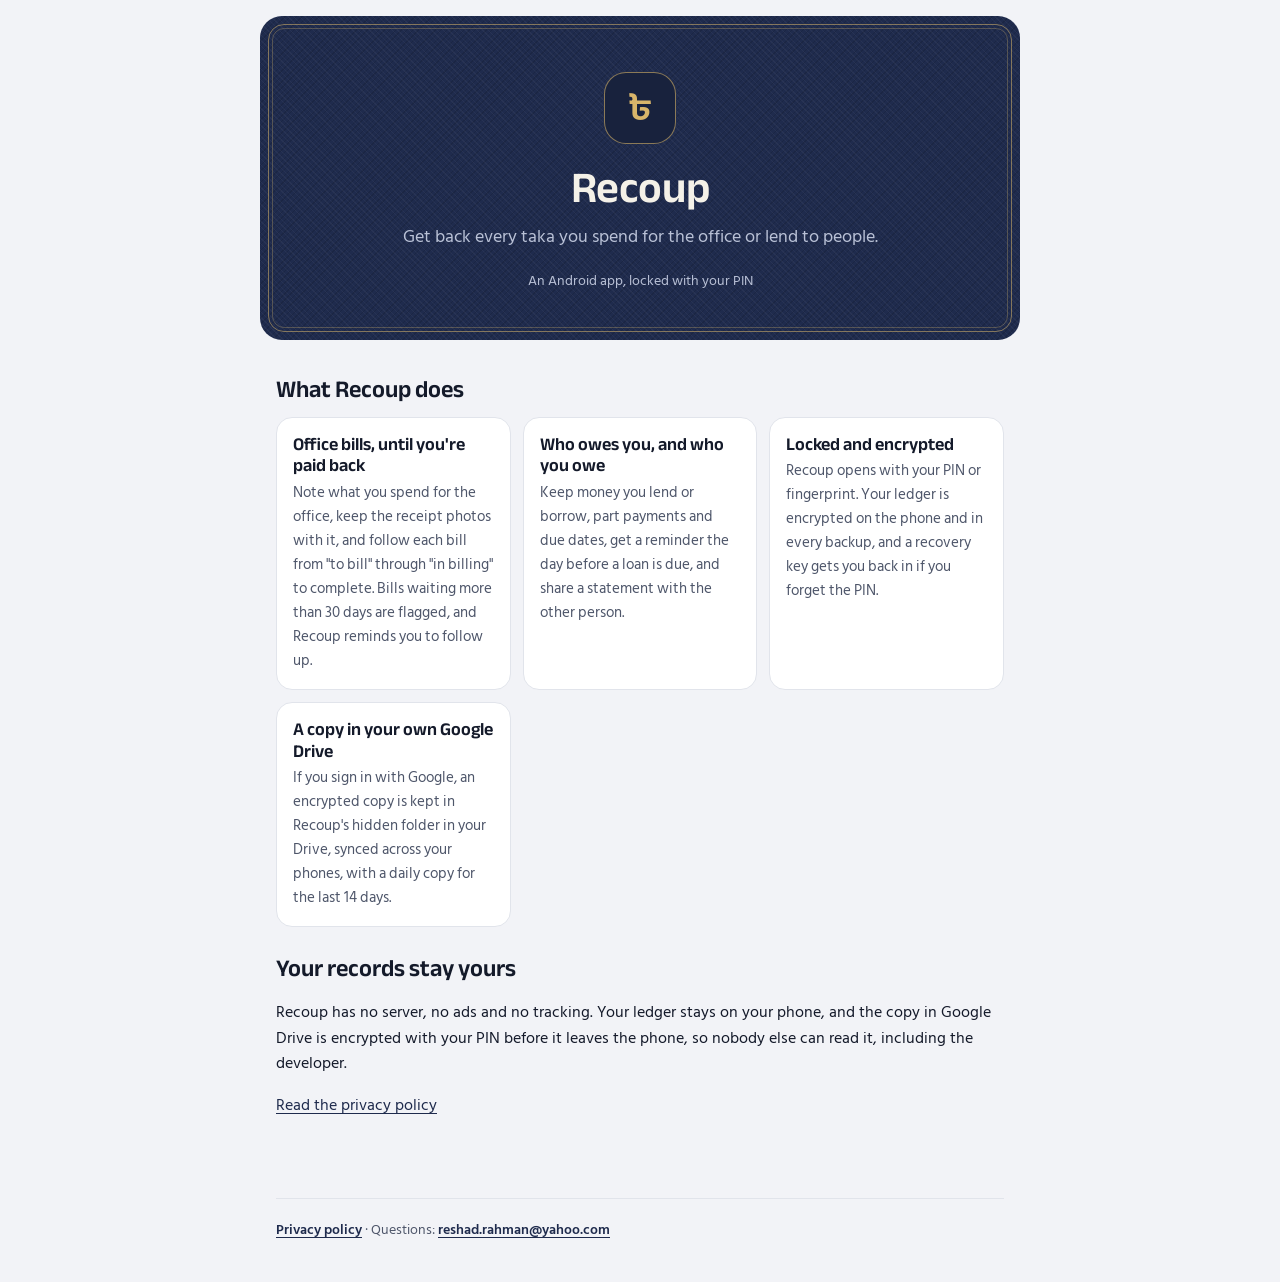
<file: index.html>
<!doctype html>
<html lang="en">
<head>
<meta charset="utf-8">
<meta name="viewport" content="width=device-width, initial-scale=1">
<title>Recoup</title>
<meta name="description" content="Recoup is an Android app that helps you get back every taka you spend for the office or lend to people.">
<link rel="preconnect" href="https://fonts.googleapis.com">
<link rel="preconnect" href="https://fonts.gstatic.com" crossorigin>
<link rel="stylesheet" href="https://fonts.googleapis.com/css2?family=Anek+Bangla:wdth,wght@75..125,400..700&family=Hind+Siliguri:wght@400;500;600;700&display=swap">
<link rel="stylesheet" href="style.css">
</head>
<body>
<header class="cover">
  <span class="mark" aria-hidden="true">৳</span>
  <h1>Recoup</h1>
  <p>Get back every taka you spend for the office or lend to people.</p>
  <p class="note">An Android app, locked with your PIN</p>
</header>

<div class="wrap">
<main>
  <section>
    <h2>What Recoup does</h2>
    <div class="cards">
      <div class="card">
        <h3>Office bills, until you're paid back</h3>
        <p>Note what you spend for the office, keep the receipt photos with it, and follow each bill from "to bill" through "in billing" to complete. Bills waiting more than 30 days are flagged, and Recoup reminds you to follow up.</p>
      </div>
      <div class="card">
        <h3>Who owes you, and who you owe</h3>
        <p>Keep money you lend or borrow, part payments and due dates, get a reminder the day before a loan is due, and share a statement with the other person.</p>
      </div>
      <div class="card">
        <h3>Locked and encrypted</h3>
        <p>Recoup opens with your PIN or fingerprint. Your ledger is encrypted on the phone and in every backup, and a recovery key gets you back in if you forget the PIN.</p>
      </div>
      <div class="card">
        <h3>A copy in your own Google Drive</h3>
        <p>If you sign in with Google, an encrypted copy is kept in Recoup's hidden folder in your Drive, synced across your phones, with a daily copy for the last 14 days.</p>
      </div>
    </div>
  </section>

  <section>
    <h2>Your records stay yours</h2>
    <p>Recoup has no server, no ads and no tracking. Your ledger stays on your phone, and the copy in Google Drive is encrypted with your PIN before it leaves the phone, so nobody else can read it, including the developer.</p>
    <p><a href="privacy.html">Read the privacy policy</a></p>
  </section>
</main>

<footer>
  <a href="privacy.html">Privacy policy</a> · Questions: <a href="mailto:reshad.rahman@yahoo.com">reshad.rahman@yahoo.com</a>
</footer>
</div>
</body>
</html>
</file>
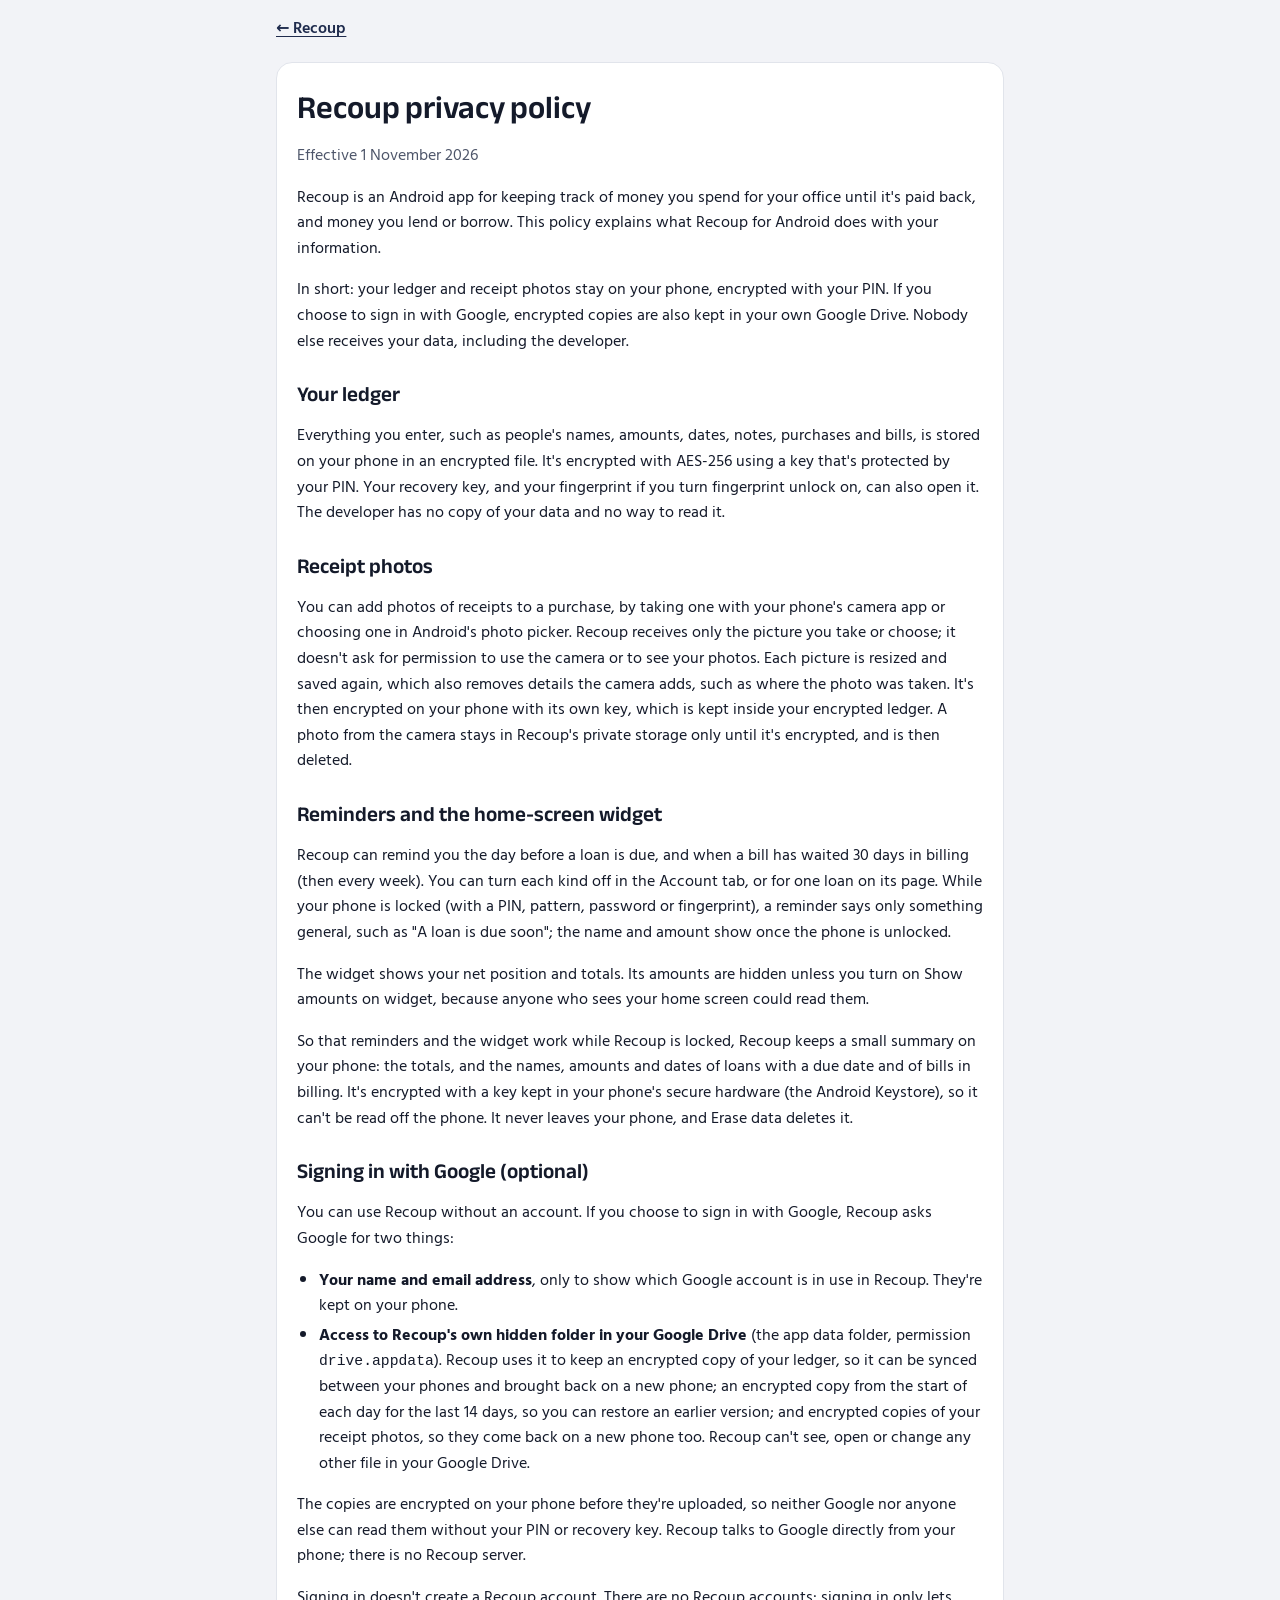
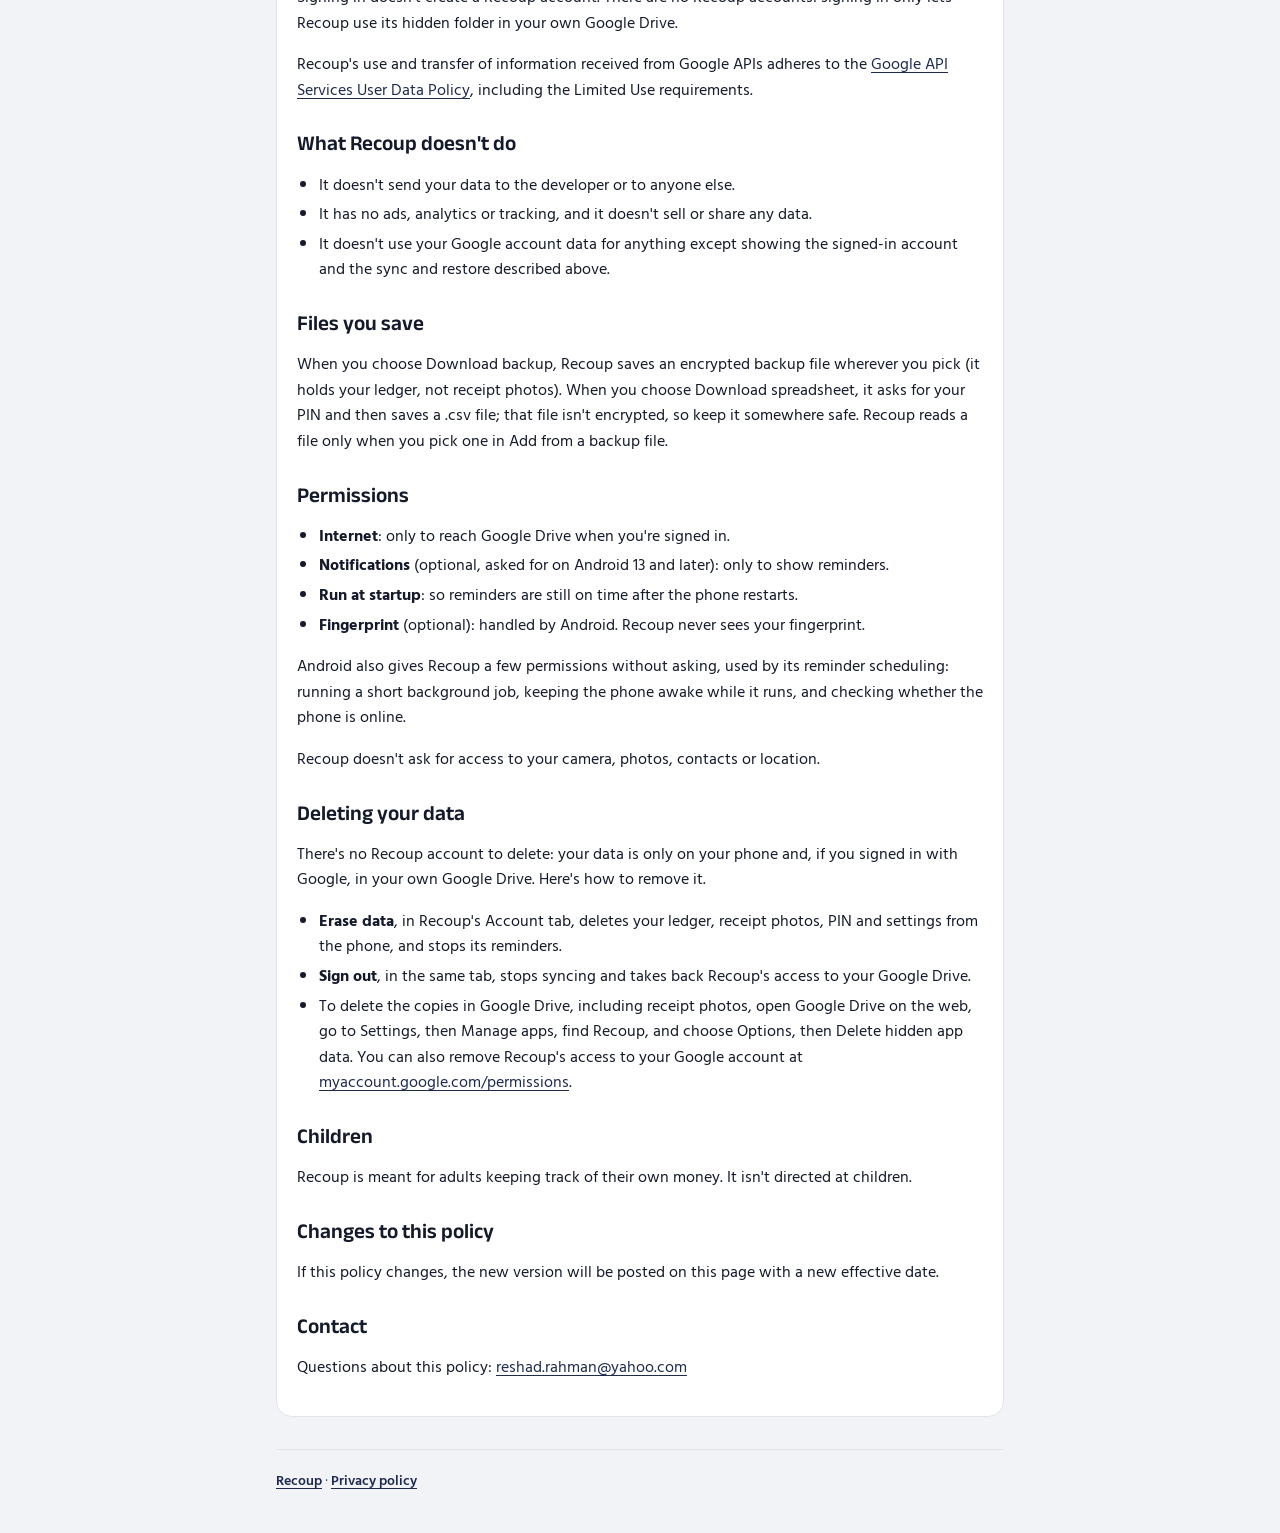
<file: privacy.html>
<!doctype html>
<html lang="en">
<head>
<meta charset="utf-8">
<meta name="viewport" content="width=device-width, initial-scale=1">
<title>Recoup privacy policy</title>
<meta name="description" content="How Recoup for Android handles your ledger and your Google account data.">
<link rel="preconnect" href="https://fonts.googleapis.com">
<link rel="preconnect" href="https://fonts.gstatic.com" crossorigin>
<link rel="stylesheet" href="https://fonts.googleapis.com/css2?family=Anek+Bangla:wdth,wght@75..125,400..700&family=Hind+Siliguri:wght@400;500;600;700&display=swap">
<link rel="stylesheet" href="style.css">
</head>
<body>
<div class="wrap">
<a class="back" href="./">← Recoup</a>
<article class="doc">
  <h1>Recoup privacy policy</h1>
  <p class="muted">Effective 1 November 2026</p>

  <p>Recoup is an Android app for keeping track of money you spend for your office until it's paid back, and money you lend or borrow. This policy explains what Recoup for Android does with your information.</p>
  <p>In short: your ledger and receipt photos stay on your phone, encrypted with your PIN. If you choose to sign in with Google, encrypted copies are also kept in your own Google Drive. Nobody else receives your data, including the developer.</p>

  <h2>Your ledger</h2>
  <p>Everything you enter, such as people's names, amounts, dates, notes, purchases and bills, is stored on your phone in an encrypted file. It's encrypted with AES-256 using a key that's protected by your PIN. Your recovery key, and your fingerprint if you turn fingerprint unlock on, can also open it. The developer has no copy of your data and no way to read it.</p>

  <h2>Receipt photos</h2>
  <p>You can add photos of receipts to a purchase, by taking one with your phone's camera app or choosing one in Android's photo picker. Recoup receives only the picture you take or choose; it doesn't ask for permission to use the camera or to see your photos. Each picture is resized and saved again, which also removes details the camera adds, such as where the photo was taken. It's then encrypted on your phone with its own key, which is kept inside your encrypted ledger. A photo from the camera stays in Recoup's private storage only until it's encrypted, and is then deleted.</p>

  <h2>Reminders and the home-screen widget</h2>
  <p>Recoup can remind you the day before a loan is due, and when a bill has waited 30 days in billing (then every week). You can turn each kind off in the Account tab, or for one loan on its page. While your phone is locked (with a PIN, pattern, password or fingerprint), a reminder says only something general, such as "A loan is due soon"; the name and amount show once the phone is unlocked.</p>
  <p>The widget shows your net position and totals. Its amounts are hidden unless you turn on Show amounts on widget, because anyone who sees your home screen could read them.</p>
  <p>So that reminders and the widget work while Recoup is locked, Recoup keeps a small summary on your phone: the totals, and the names, amounts and dates of loans with a due date and of bills in billing. It's encrypted with a key kept in your phone's secure hardware (the Android Keystore), so it can't be read off the phone. It never leaves your phone, and Erase data deletes it.</p>

  <h2>Signing in with Google (optional)</h2>
  <p>You can use Recoup without an account. If you choose to sign in with Google, Recoup asks Google for two things:</p>
  <ul>
    <li><strong>Your name and email address</strong>, only to show which Google account is in use in Recoup. They're kept on your phone.</li>
    <li><strong>Access to Recoup's own hidden folder in your Google Drive</strong> (the app data folder, permission <code>drive.appdata</code>). Recoup uses it to keep an encrypted copy of your ledger, so it can be synced between your phones and brought back on a new phone; an encrypted copy from the start of each day for the last 14 days, so you can restore an earlier version; and encrypted copies of your receipt photos, so they come back on a new phone too. Recoup can't see, open or change any other file in your Google Drive.</li>
  </ul>
  <p>The copies are encrypted on your phone before they're uploaded, so neither Google nor anyone else can read them without your PIN or recovery key. Recoup talks to Google directly from your phone; there is no Recoup server.</p>
  <p>Signing in doesn't create a Recoup account. There are no Recoup accounts: signing in only lets Recoup use its hidden folder in your own Google Drive.</p>
  <p>Recoup's use and transfer of information received from Google APIs adheres to the <a href="https://developers.google.com/terms/api-services-user-data-policy">Google API Services User Data Policy</a>, including the Limited Use requirements.</p>

  <h2>What Recoup doesn't do</h2>
  <ul>
    <li>It doesn't send your data to the developer or to anyone else.</li>
    <li>It has no ads, analytics or tracking, and it doesn't sell or share any data.</li>
    <li>It doesn't use your Google account data for anything except showing the signed-in account and the sync and restore described above.</li>
  </ul>

  <h2>Files you save</h2>
  <p>When you choose Download backup, Recoup saves an encrypted backup file wherever you pick (it holds your ledger, not receipt photos). When you choose Download spreadsheet, it asks for your PIN and then saves a .csv file; that file isn't encrypted, so keep it somewhere safe. Recoup reads a file only when you pick one in Add from a backup file.</p>

  <h2>Permissions</h2>
  <ul>
    <li><strong>Internet</strong>: only to reach Google Drive when you're signed in.</li>
    <li><strong>Notifications</strong> (optional, asked for on Android 13 and later): only to show reminders.</li>
    <li><strong>Run at startup</strong>: so reminders are still on time after the phone restarts.</li>
    <li><strong>Fingerprint</strong> (optional): handled by Android. Recoup never sees your fingerprint.</li>
  </ul>
  <p>Android also gives Recoup a few permissions without asking, used by its reminder scheduling: running a short background job, keeping the phone awake while it runs, and checking whether the phone is online.</p>
  <p>Recoup doesn't ask for access to your camera, photos, contacts or location.</p>

  <h2 id="delete">Deleting your data</h2>
  <p>There's no Recoup account to delete: your data is only on your phone and, if you signed in with Google, in your own Google Drive. Here's how to remove it.</p>
  <ul>
    <li><strong>Erase data</strong>, in Recoup's Account tab, deletes your ledger, receipt photos, PIN and settings from the phone, and stops its reminders.</li>
    <li><strong>Sign out</strong>, in the same tab, stops syncing and takes back Recoup's access to your Google Drive.</li>
    <li>To delete the copies in Google Drive, including receipt photos, open Google Drive on the web, go to Settings, then Manage apps, find Recoup, and choose Options, then Delete hidden app data. You can also remove Recoup's access to your Google account at <a href="https://myaccount.google.com/permissions">myaccount.google.com/permissions</a>.</li>
  </ul>

  <h2>Children</h2>
  <p>Recoup is meant for adults keeping track of their own money. It isn't directed at children.</p>

  <h2>Changes to this policy</h2>
  <p>If this policy changes, the new version will be posted on this page with a new effective date.</p>

  <h2>Contact</h2>
  <p>Questions about this policy: <a href="mailto:reshad.rahman@yahoo.com">reshad.rahman@yahoo.com</a></p>
</article>
<footer>
  <a href="./">Recoup</a> · <a href="privacy.html">Privacy policy</a>
</footer>
</div>
</body>
</html>
</file>
<file: style.css>
:root {
  --bg: #F2F3F7;
  --surface: #FFFFFF;
  --line: #E1E4EB;
  --ink: #141A2A;
  --ink2: #4E566A;
  --primary: #1F2B4D;
  --link: #1F2B4D;
  --cloth: #1F2B4D;
  --gilt: #D8B56A;
  --cover-ink: #F4F1E8;
  --cover-ink2: #B9C1D6;
}
@media (prefers-color-scheme: dark) {
  :root {
    --bg: #0D111C;
    --surface: #151A28;
    --line: #252C3D;
    --ink: #ECEFF6;
    --ink2: #A6ADC2;
    --primary: #C9D3F5;
    --link: #C9D3F5;
    --cloth: #1D2949;
  }
}
* { box-sizing: border-box; }
html { -webkit-text-size-adjust: 100%; }
body {
  margin: 0;
  background: var(--bg);
  color: var(--ink);
  font: 400 16px/1.6 'Hind Siliguri', system-ui, -apple-system, 'Segoe UI', sans-serif;
}
a { color: var(--link); text-underline-offset: 3px; }
h1, h2, h3 { font-family: 'Anek Bangla', 'Hind Siliguri', system-ui, sans-serif; font-weight: 600; line-height: 1.2; }
.wrap { max-width: 760px; margin: 0 auto; padding: 0 16px; }

/* The navy bookcloth cover with a double gilt fillet, as in the app. */
.cover {
  position: relative;
  margin: 16px auto 0;
  max-width: 760px;
  border-radius: 22px;
  color: var(--cover-ink);
  background-color: var(--cloth);
  background-image:
    repeating-linear-gradient(45deg, rgba(255,255,255,.04) 0 1px, transparent 1px 4px),
    repeating-linear-gradient(-45deg, rgba(0,0,0,.12) 0 1px, transparent 1px 4px);
  padding: 56px 28px 48px;
  text-align: center;
}
.cover::before, .cover::after {
  content: "";
  position: absolute;
  pointer-events: none;
  border: 1px solid rgba(216,181,106,.55);
}
.cover::before { inset: 8px; border-radius: 16px; }
.cover::after { inset: 12px; border-radius: 12px; border-color: rgba(216,181,106,.3); }
.mark {
  display: inline-grid;
  place-items: center;
  width: 72px;
  height: 72px;
  border-radius: 22px;
  background: #18223D;
  border: 1.5px solid rgba(216,181,106,.6);
  color: var(--gilt);
  font: 600 38px/1 'Anek Bangla', sans-serif;
}
.cover h1 { margin: 18px 0 8px; font-size: 44px; color: var(--cover-ink); }
.cover p { margin: 0 auto; max-width: 30em; color: var(--cover-ink2); font-size: 18px; }
.cover .note { margin-top: 18px; font-size: 14px; }

main { padding: 8px 0 32px; }
section { margin-top: 28px; }
h2 { font-size: 24px; margin: 0 0 12px; }
.cards { display: grid; gap: 12px; grid-template-columns: repeat(auto-fit, minmax(220px, 1fr)); }
.card {
  background: var(--surface);
  border: 1px solid var(--line);
  border-radius: 16px;
  padding: 16px;
}
.card h3 { margin: 0 0 4px; font-size: 18px; }
.card p { margin: 0; color: var(--ink2); font-size: 15px; }

.doc { background: var(--surface); border: 1px solid var(--line); border-radius: 16px; padding: 8px 20px 20px; margin-top: 20px; }
.doc h1 { font-size: 32px; margin: 18px 0 4px; }
.doc h2 { font-size: 21px; margin: 28px 0 8px; }
.doc p, .doc li { color: var(--ink); }
.doc .muted { color: var(--ink2); }
.doc ul { padding-left: 22px; }
.doc li { margin: 4px 0; }
code { font-family: ui-monospace, 'SF Mono', Menlo, Consolas, monospace; font-size: .92em; }

.back { display: inline-block; margin-top: 16px; font-weight: 600; }
footer { border-top: 1px solid var(--line); margin-top: 32px; padding: 20px 0 40px; color: var(--ink2); font-size: 14px; }
footer a { font-weight: 600; }

@media (max-width: 480px) {
  .cover { margin: 0; border-radius: 0; padding: 48px 20px 40px; }
  .cover::before { inset: 6px; border-radius: 12px; }
  .cover::after { inset: 10px; border-radius: 9px; }
  .cover h1 { font-size: 38px; }
  .doc { padding: 4px 16px 16px; }
}
</file>
